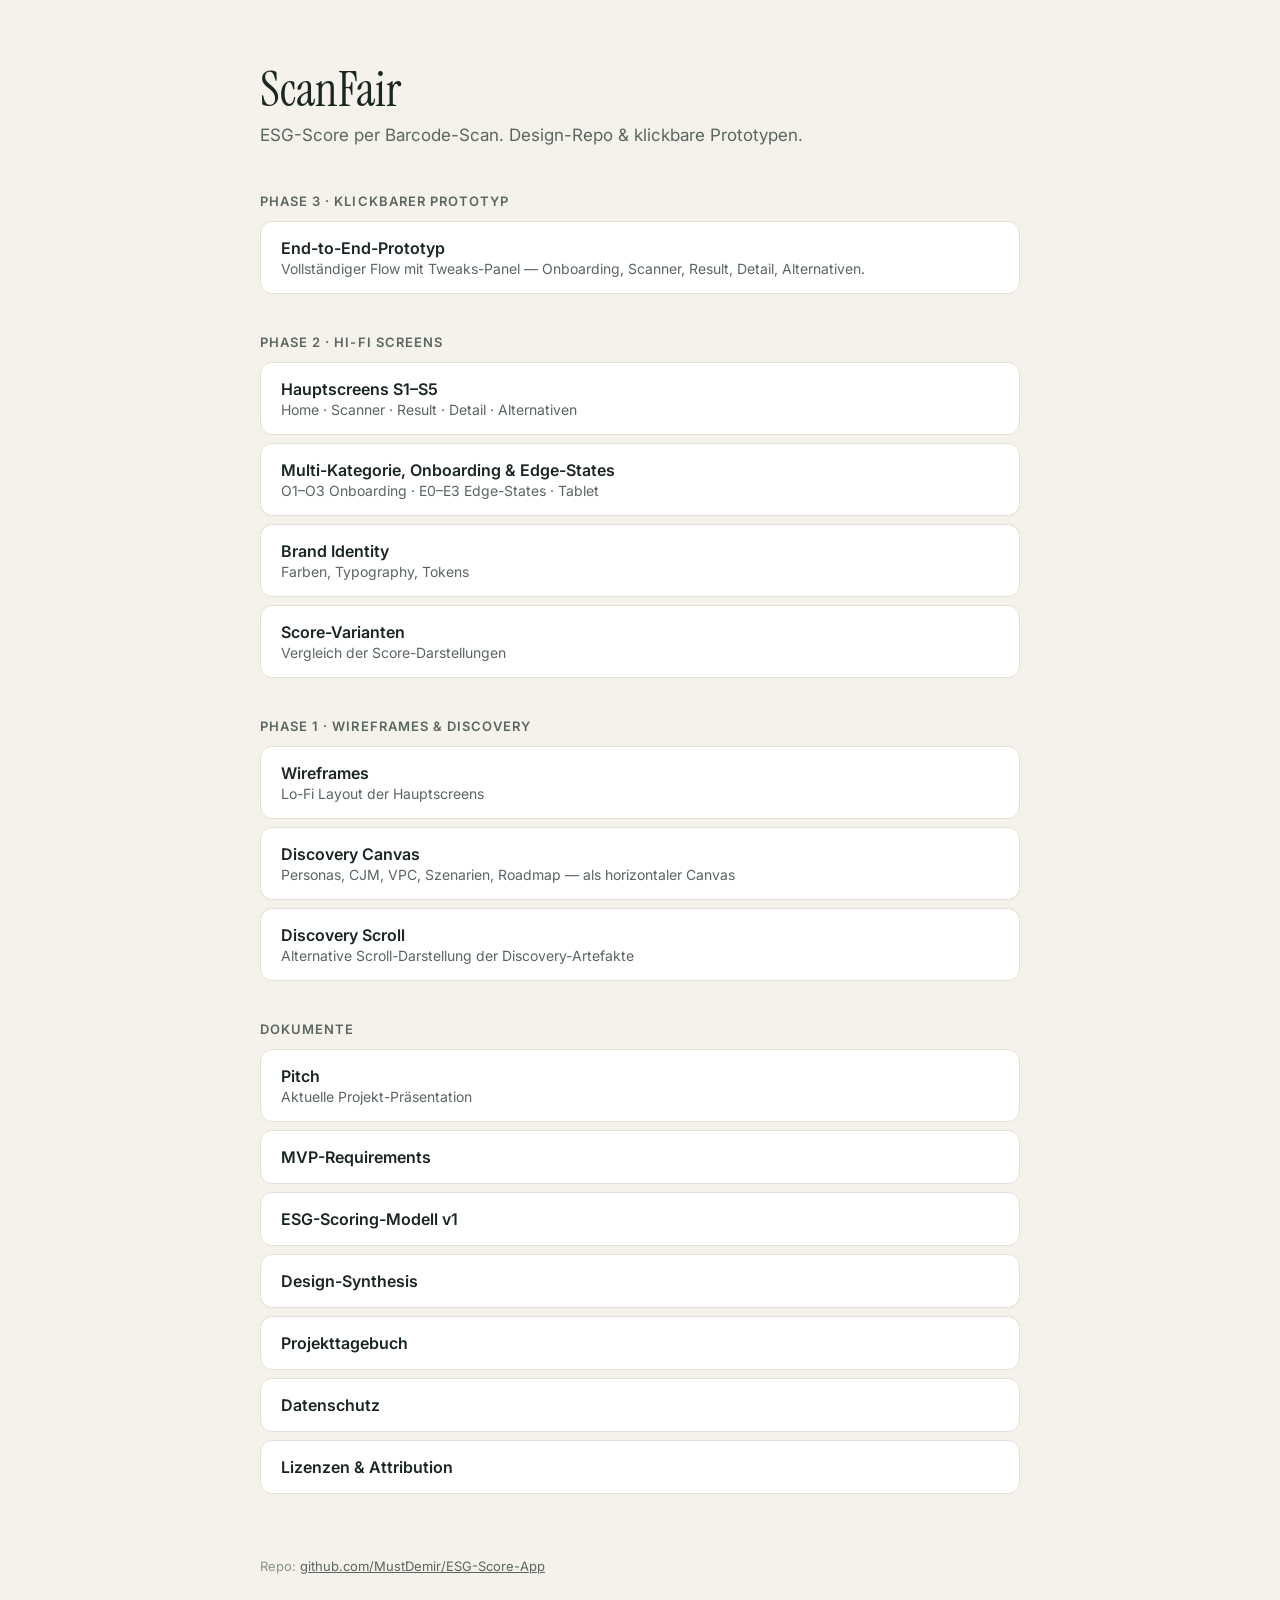
<file: docs/index.html>
<!DOCTYPE html>
<html lang="de">
<head>
  <meta charset="UTF-8"/>
  <meta name="viewport" content="width=device-width, initial-scale=1.0"/>
  <title>ScanFair · ESG-Score-App · Design-Übersicht</title>
  <link rel="stylesheet" href="Design/prototypes/tokens.css"/>
  <style>
    html, body { margin: 0; padding: 0; background: #F4F2EB; font-family: 'Inter', system-ui, sans-serif; color: #1A2622; }
    main { max-width: 760px; margin: 0 auto; padding: 64px 24px 96px; }
    h1 { font-family: 'Instrument Serif', Georgia, serif; font-weight: 400; font-size: 48px; line-height: 1.1; margin: 0 0 8px; }
    .sub { color: #5a665f; margin: 0 0 48px; font-size: 17px; }
    h2 { font-size: 13px; text-transform: uppercase; letter-spacing: 0.08em; color: #5a665f; margin: 40px 0 12px; font-weight: 600; }
    ul { list-style: none; padding: 0; margin: 0; display: grid; gap: 8px; }
    a.card { display: block; padding: 16px 20px; background: #fff; border: 1px solid #e3e0d6; border-radius: 12px; text-decoration: none; color: #1A2622; transition: border-color .15s ease, transform .15s ease; }
    a.card:hover { border-color: #1A2622; transform: translateY(-1px); }
    .title { font-weight: 600; font-size: 16px; }
    .desc { color: #5a665f; font-size: 14px; margin-top: 2px; }
    footer { margin-top: 64px; color: #8a948f; font-size: 13px; }
    footer a { color: #5a665f; }
  </style>
</head>
<body>
  <main>
    <h1>ScanFair</h1>
    <p class="sub">ESG-Score per Barcode-Scan. Design-Repo &amp; klickbare Prototypen.</p>

    <h2>Phase 3 · Klickbarer Prototyp</h2>
    <ul>
      <li><a class="card" href="05-prototype.html">
        <div class="title">End-to-End-Prototyp</div>
        <div class="desc">Vollständiger Flow mit Tweaks-Panel — Onboarding, Scanner, Result, Detail, Alternativen.</div>
      </a></li>
    </ul>

    <h2>Phase 2 · Hi-Fi Screens</h2>
    <ul>
      <li><a class="card" href="02-screens.html">
        <div class="title">Hauptscreens S1–S5</div>
        <div class="desc">Home · Scanner · Result · Detail · Alternativen</div>
      </a></li>
      <li><a class="card" href="04-screens.html">
        <div class="title">Multi-Kategorie, Onboarding &amp; Edge-States</div>
        <div class="desc">O1–O3 Onboarding · E0–E3 Edge-States · Tablet</div>
      </a></li>
      <li><a class="card" href="02-brand-identity.html">
        <div class="title">Brand Identity</div>
        <div class="desc">Farben, Typography, Tokens</div>
      </a></li>
      <li><a class="card" href="02-score-variants.html">
        <div class="title">Score-Varianten</div>
        <div class="desc">Vergleich der Score-Darstellungen</div>
      </a></li>
    </ul>

    <h2>Phase 1 · Wireframes &amp; Discovery</h2>
    <ul>
      <li><a class="card" href="01-wireframes.html">
        <div class="title">Wireframes</div>
        <div class="desc">Lo-Fi Layout der Hauptscreens</div>
      </a></li>
      <li><a class="card" href="00-discovery.html">
        <div class="title">Discovery Canvas</div>
        <div class="desc">Personas, CJM, VPC, Szenarien, Roadmap — als horizontaler Canvas</div>
      </a></li>
      <li><a class="card" href="00-discovery-scroll.html">
        <div class="title">Discovery Scroll</div>
        <div class="desc">Alternative Scroll-Darstellung der Discovery-Artefakte</div>
      </a></li>
    </ul>

    <h2>Dokumente</h2>
    <ul>
      <li><a class="card" href="PITCH.md"><div class="title">Pitch</div><div class="desc">Aktuelle Projekt-Präsentation</div></a></li>
      <li><a class="card" href="MVP-REQUIREMENTS.md"><div class="title">MVP-Requirements</div></a></li>
      <li><a class="card" href="ESG-SCORING-MODELL-v1.md"><div class="title">ESG-Scoring-Modell v1</div></a></li>
      <li><a class="card" href="DESIGN-SYNTHESIS.md"><div class="title">Design-Synthesis</div></a></li>
      <li><a class="card" href="PROJEKTTAGEBUCH.md"><div class="title">Projekttagebuch</div></a></li>
      <li><a class="card" href="privacy.md"><div class="title">Datenschutz</div></a></li>
      <li><a class="card" href="licenses.md"><div class="title">Lizenzen &amp; Attribution</div></a></li>
    </ul>

    <footer>
      Repo: <a href="https://github.com/MustDemir/ESG-Score-App">github.com/MustDemir/ESG-Score-App</a>
    </footer>
  </main>
</body>
</html>
</file>
<file: docs/Design/prototypes/tokens.css>
/* =============================================================
   ScanFair — Brand Tokens (Phase 2)
   Erweitert das Demir-Designsystem für Konsumenten-Use-Case
   ============================================================= */

/* Webfonts: Inter (UI) + Instrument Serif (Display) */
@import url('https://fonts.googleapis.com/css2?family=Inter:wght@300;400;500;600;700&family=Instrument+Serif:ital@0;1&display=swap');

:root {
  /* ---------- Backgrounds (Light, default) ---------- */
  --sf-bg:           #FBFAF6;   /* warm off-white — leicht crème, nicht steril */
  --sf-bg-alt:       #F4F2EB;   /* sand — alternative Sektionen */
  --sf-bg-card:      #FFFFFF;   /* Karten / Surfaces */
  --sf-bg-deep:      #0E1B17;   /* dunkles Forest-Tinted-Slate für Hero/CTA-Bereiche */

  /* ---------- Foreground / Text ---------- */
  --sf-ink-1:        #1A2622;   /* primary text — dunkles Forest-Slate */
  --sf-ink-2:        #4A5650;   /* secondary */
  --sf-ink-3:        #7A857F;   /* tertiary / muted */
  --sf-ink-on-dark:  #FBFAF6;
  --sf-ink-on-green: #FFFFFF;

  /* ---------- Borders ---------- */
  --sf-border:       #E5E2D8;   /* warm gray border */
  --sf-border-soft:  #EFEDE5;
  --sf-border-strong:#C7C3B6;

  /* ---------- Brand / Primary (Forest Green) ---------- */
  --sf-green-50:     #E8F2EE;
  --sf-green-100:    #C5DFD3;
  --sf-green-200:    #8FC2A8;
  --sf-green-400:    #3D9B76;
  --sf-green-500:    #0F7B5C;   /* ⭐ PRIMARY */
  --sf-green-600:    #0A6248;
  --sf-green-700:    #074A36;
  --sf-green-900:    #042A1E;

  /* ---------- Secondary Accents ---------- */
  --sf-teal-500:     #14B8A6;   /* aus Demir übernommen */
  --sf-amber-500:    #D97706;   /* warning + S-Score Mid */
  --sf-clay:         #C97B5C;   /* warm accent für Highlights */

  /* ---------- E/S/G-Pillar-Farben (aus Hausarbeit-Folie) ---------- */
  --sf-score-e:      #0F7B5C;   /* E = Forest Green */
  --sf-score-s:      #C97B5C;   /* S = Clay/Terracotta */
  --sf-score-g:      #4F46E5;   /* G = Indigo */

  /* ---------- Ampel-Score (Hausarbeit: Grün/Gelb/Rot) ---------- */
  /* Hybrid-System: Ampelfarbe + 0–10 Zahl */
  --sf-traffic-green:  #0F7B5C; /* 7.0 – 10  · "Empfehlung" */
  --sf-traffic-yellow: #D97706; /* 4.0 – 6.9 · "Mit Bedacht" */
  --sf-traffic-red:    #C2410C; /* 0   – 3.9 · "Vermeiden" */

  /* ---------- Status ---------- */
  --sf-success-bg:   #DCFCE7;
  --sf-success-fg:   #15803D;
  --sf-warning-bg:   #FEF3C7;
  --sf-warning-fg:   #B45309;
  --sf-danger-bg:    #FEE2E2;
  --sf-danger-fg:    #991B1B;
  --sf-info-bg:      #DBEAFE;
  --sf-info-fg:      #1E40AF;

  /* ---------- Gradients ---------- */
  --sf-grad-hero: linear-gradient(135deg, #0F7B5C 0%, #074A36 100%);
  --sf-grad-soft: linear-gradient(135deg, rgba(15,123,92,0.04), rgba(20,184,166,0.04));
  --sf-grad-warm: linear-gradient(135deg, #FBFAF6 0%, #F4F2EB 100%);

  /* ---------- Shadows (sehr subtil, warm) ---------- */
  --sf-shadow-xs:   0 1px 2px rgba(26,38,34,0.04);
  --sf-shadow-sm:   0 2px 8px rgba(26,38,34,0.06);
  --sf-shadow-md:   0 4px 16px rgba(26,38,34,0.08);
  --sf-shadow-lg:   0 12px 32px rgba(26,38,34,0.10);
  --sf-shadow-xl:   0 24px 48px rgba(26,38,34,0.14);
  --sf-shadow-glow: 0 8px 24px rgba(15,123,92,0.20);

  /* ---------- Radii ---------- */
  --sf-radius-xs:   4px;
  --sf-radius-sm:   8px;
  --sf-radius-md:   12px;
  --sf-radius-lg:   16px;
  --sf-radius-xl:   20px;
  --sf-radius-2xl:  28px;
  --sf-radius-pill: 999px;

  /* ---------- Spacing (gleich wie Demir) ---------- */
  --sf-space-1: 0.25rem;
  --sf-space-2: 0.5rem;
  --sf-space-3: 0.75rem;
  --sf-space-4: 1rem;
  --sf-space-5: 1.5rem;
  --sf-space-6: 2rem;
  --sf-space-7: 2.5rem;
  --sf-space-8: 4rem;

  /* ---------- Type ---------- */
  --sf-font-display: 'Instrument Serif', 'Times New Roman', Georgia, serif;
  --sf-font-sans:    'Inter', system-ui, -apple-system, 'Segoe UI', sans-serif;
  --sf-font-mono:    ui-monospace, SFMono-Regular, Menlo, monospace;

  /* iOS-Größen — kalibriert für 390px iPhone-Frame */
  --sf-fs-xs:    11px;     /* caption */
  --sf-fs-sm:    13px;     /* footnote */
  --sf-fs-base:  15px;     /* body */
  --sf-fs-md:    17px;     /* callout / button */
  --sf-fs-lg:    20px;     /* title 3 */
  --sf-fs-xl:    24px;     /* title 2 */
  --sf-fs-2xl:   28px;     /* title 1 */
  --sf-fs-3xl:   34px;     /* large title */
  --sf-fs-display: 48px;   /* hero-display */
  --sf-fs-score:   72px;   /* score-number */

  --sf-lh-tight: 1.1;
  --sf-lh-snug:  1.25;
  --sf-lh-base:  1.45;
  --sf-lh-loose: 1.6;

  --sf-tracking-eyebrow: 0.08em;
  --sf-tracking-display: -0.02em;

  /* ---------- Motion ---------- */
  --sf-ease:        cubic-bezier(0.4, 0, 0.2, 1);
  --sf-ease-bounce: cubic-bezier(0.175, 0.885, 0.32, 1.275);
  --sf-dur-fast:    0.20s;
  --sf-dur-base:    0.30s;
  --sf-dur-slow:    0.45s;
}

/* =============================================================
   Semantische Type-Klassen
   ============================================================= */

.sf-display {
  font-family: var(--sf-font-display);
  font-size: var(--sf-fs-display);
  font-weight: 400;
  line-height: var(--sf-lh-tight);
  letter-spacing: var(--sf-tracking-display);
  color: var(--sf-ink-1);
}

.sf-display-italic {
  font-family: var(--sf-font-display);
  font-style: italic;
  font-weight: 400;
}

.sf-h1 {
  font-family: var(--sf-font-sans);
  font-size: var(--sf-fs-3xl);
  font-weight: 700;
  line-height: var(--sf-lh-tight);
  letter-spacing: -0.01em;
  color: var(--sf-ink-1);
}

.sf-h2 {
  font-family: var(--sf-font-sans);
  font-size: var(--sf-fs-2xl);
  font-weight: 700;
  line-height: var(--sf-lh-snug);
  color: var(--sf-ink-1);
}

.sf-h3 {
  font-family: var(--sf-font-sans);
  font-size: var(--sf-fs-xl);
  font-weight: 600;
  line-height: var(--sf-lh-snug);
  color: var(--sf-ink-1);
}

.sf-eyebrow {
  font-family: var(--sf-font-sans);
  font-size: var(--sf-fs-xs);
  font-weight: 700;
  line-height: 1;
  letter-spacing: var(--sf-tracking-eyebrow);
  text-transform: uppercase;
  color: var(--sf-green-500);
}

.sf-body {
  font-family: var(--sf-font-sans);
  font-size: var(--sf-fs-base);
  font-weight: 400;
  line-height: var(--sf-lh-base);
  color: var(--sf-ink-2);
}

.sf-body-md {
  font-family: var(--sf-font-sans);
  font-size: var(--sf-fs-md);
  font-weight: 400;
  line-height: var(--sf-lh-base);
  color: var(--sf-ink-1);
}

.sf-meta {
  font-family: var(--sf-font-sans);
  font-size: var(--sf-fs-sm);
  font-weight: 400;
  line-height: 1.4;
  color: var(--sf-ink-3);
}

.sf-pill {
  font-family: var(--sf-font-sans);
  font-size: var(--sf-fs-xs);
  font-weight: 600;
  letter-spacing: 0.02em;
}

.sf-mono {
  font-family: var(--sf-font-mono);
  font-size: var(--sf-fs-sm);
}
</file>
